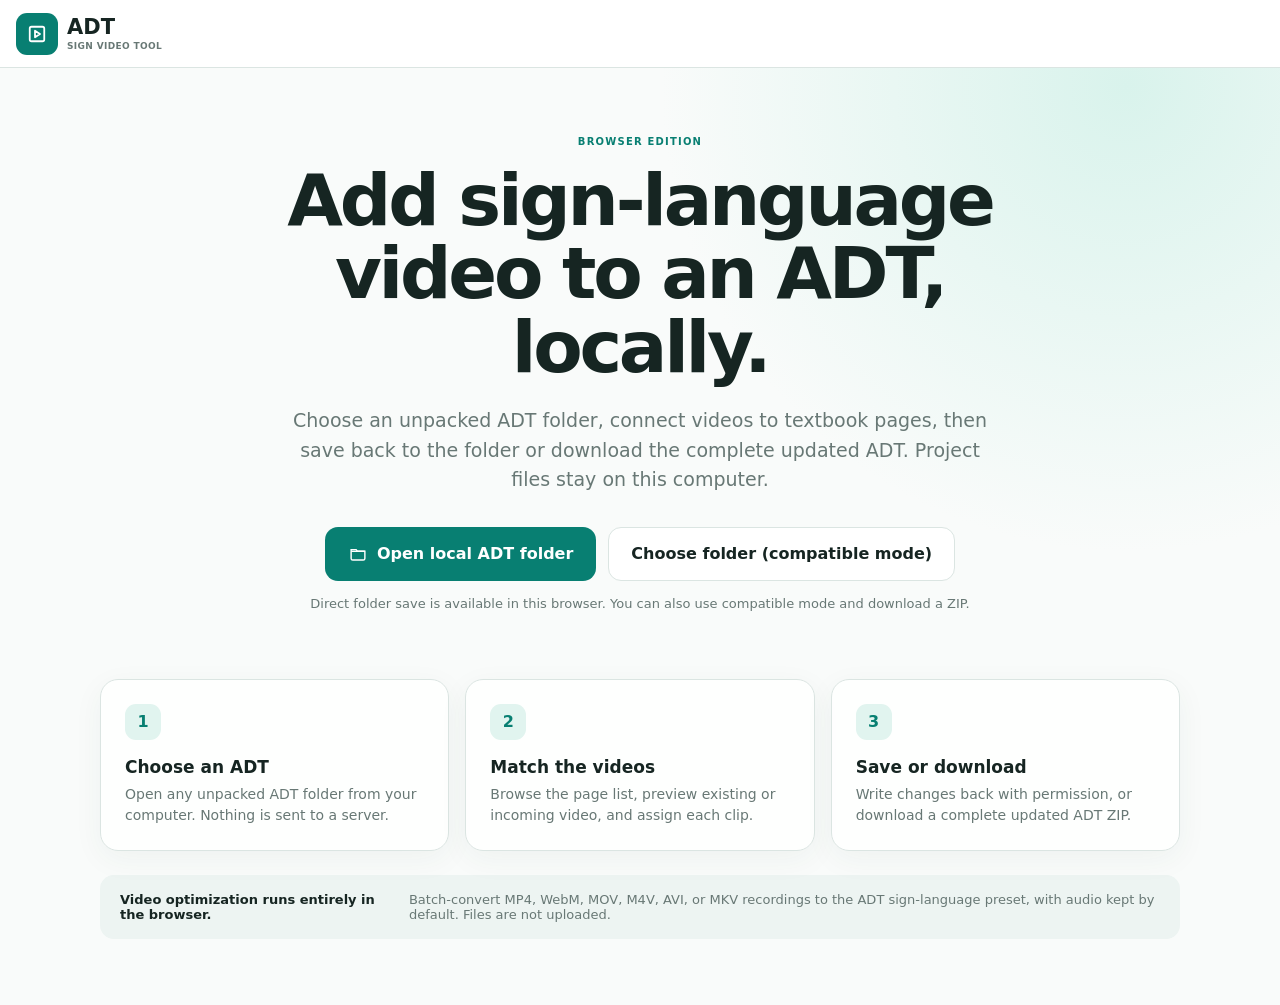
<file: docs/index.html>
<!doctype html>
<html lang="en">
<head>
  <meta charset="utf-8">
  <meta name="viewport" content="width=device-width, initial-scale=1">
  <meta name="theme-color" content="#087f72">
  <meta name="description" content="Add page-aligned sign-language video to an ADT without uploading project files.">
  <title>ADT Sign Video Tool</title>
  <link rel="icon" href="data:image/svg+xml,%3Csvg xmlns='http://www.w3.org/2000/svg' viewBox='0 0 64 64'%3E%3Crect width='64' height='64' rx='15' fill='%23087f72'/%3E%3Cpath d='M18 15h28a3 3 0 013 3v28a3 3 0 01-3 3H18a3 3 0 01-3-3V18a3 3 0 013-3Zm9 11v12l11-6-11-6Z' fill='none' stroke='white' stroke-width='4' stroke-linejoin='round'/%3E%3C/svg%3E">
  <link rel="stylesheet" href="./app.css">
</head>
<body>
  <header class="app-header">
    <a class="brand" href="#" id="brand-home" aria-label="ADT Sign Video Tool home">
      <span class="brand-mark" aria-hidden="true">
        <svg viewBox="0 0 24 24"><path d="M6.5 4.75h11A1.75 1.75 0 0 1 19.25 6.5v11a1.75 1.75 0 0 1-1.75 1.75h-11a1.75 1.75 0 0 1-1.75-1.75v-11A1.75 1.75 0 0 1 6.5 4.75Z"/><path d="m10 8.75 5 3.25-5 3.25v-6.5Z"/></svg>
      </span>
      <span><strong>ADT</strong><small>Sign Video Tool</small></span>
    </a>
    <div class="project-heading hidden" id="project-heading">
      <span>Current textbook</span>
      <strong id="project-title">Untitled ADT</strong>
      <small id="project-location">Local project</small>
    </div>
    <div class="header-actions hidden" id="header-actions">
      <button class="button secondary" id="change-project">Change project</button>
      <button class="button secondary" id="save-project">Save to folder</button>
      <button class="button primary" id="download-project">Download ADT ZIP</button>
    </div>
  </header>

  <main>
    <section class="home-view" id="home-view">
      <div class="home-hero">
        <div class="eyebrow">Browser edition</div>
        <h1>Add sign-language video to an ADT, locally.</h1>
        <p>Choose an unpacked ADT folder, connect videos to textbook pages, then save back to the folder or download the complete updated ADT. Project files stay on this computer.</p>
        <div class="home-actions">
          <button class="button primary large" id="open-local-folder">
            <svg viewBox="0 0 24 24" aria-hidden="true"><path d="M3.75 6.75h6l1.5 2h9v8.5a2 2 0 0 1-2 2H5.75a2 2 0 0 1-2-2V6.75Z"/><path d="M3.75 8.75h16.5"/></svg>
            Open local ADT folder
          </button>
          <label class="button secondary large" for="folder-fallback" id="fallback-label">
            Choose folder (compatible mode)
          </label>
          <input id="folder-fallback" type="file" webkitdirectory multiple hidden>
        </div>
        <p class="compatibility" id="compatibility-note"></p>
      </div>

      <div class="home-features" aria-label="How it works">
        <article><span class="feature-icon">1</span><h2>Choose an ADT</h2><p>Open any unpacked ADT folder from your computer. Nothing is sent to a server.</p></article>
        <article><span class="feature-icon">2</span><h2>Match the videos</h2><p>Browse the page list, preview existing or incoming video, and assign each clip.</p></article>
        <article><span class="feature-icon">3</span><h2>Save or download</h2><p>Write changes back with permission, or download a complete updated ADT ZIP.</p></article>
      </div>

      <aside class="browser-boundary">
        <strong>Video optimization runs entirely in the browser.</strong>
        <span>Batch-convert MP4, WebM, MOV, M4V, AVI, or MKV recordings to the ADT sign-language preset, with audio kept by default. Files are not uploaded.</span>
      </aside>
    </section>

    <section class="workspace hidden" id="workspace-view">
      <aside class="page-panel">
        <div class="panel-heading">
          <div><span class="eyebrow">ADT structure</span><h2>Page–video map</h2></div>
          <span class="count" id="page-count">0</span>
        </div>
        <p class="panel-summary" id="page-summary"></p>
        <div class="segmented" id="page-filters" role="group" aria-label="Filter pages">
          <button class="active" data-filter="all">All</button>
          <button data-filter="linked">In ADT</button>
          <button data-filter="incoming">Incoming</button>
          <button data-filter="missing">Missing</button>
        </div>
        <label class="search-field"><span aria-hidden="true">⌕</span><input id="page-search" type="search" placeholder="Find a page or video…"></label>
        <div class="page-list" id="page-list"></div>
      </aside>

      <section class="review-panel">
        <div class="review-heading">
          <div><h1 id="selected-page-title">Choose a page</h1><p id="selected-page-meta"></p></div>
        </div>
        <div class="page-preview">
          <iframe id="adt-reader-frame" title="ADT Reader preview" allow="autoplay" loading="eager"></iframe>
          <div class="reader-state" id="reader-state"><span class="spinner"></span><strong>Opening the ADT Reader…</strong><small>Reader controls, languages, text-to-speech, and sign language will appear here.</small></div>
        </div>
      </section>

      <aside class="media-panel" id="media-panel">
        <section class="video-preview-card">
          <div class="video-preview-heading">
            <div><span class="status-chip" id="preview-status">No video</span><strong id="preview-name">Choose a video below</strong></div>
            <span id="preview-duration">—</span>
          </div>
          <div class="video-stage" id="video-stage">
            <video id="video-player" controls playsinline></video>
            <div class="video-empty" id="video-empty"><span>▶</span><p id="video-empty-text">Select an existing or incoming video to preview it.</p></div>
          </div>
        </section>

        <section class="media-browser">
          <div class="media-browser-heading">
            <div><strong>Project media</strong><small id="media-summary"></small></div>
            <div class="media-heading-actions">
              <button class="icon-button danger" id="delete-all-videos" title="Delete all videos" aria-label="Delete all videos"><svg viewBox="0 0 24 24" aria-hidden="true"><path d="M4 7h16M9 7V4h6v3m3 0-1 13H7L6 7m4 4v5m4-5v5"/></svg></button>
              <span class="count" id="media-count">0</span>
            </div>
          </div>
          <div class="media-actions">
            <label class="button primary" for="add-videos">Add videos</label>
            <label class="button secondary" for="add-video-folder">Add folder + auto-assign</label>
            <button class="button secondary" id="auto-assign-all">Auto-assign all</button>
            <input id="add-videos" type="file" accept="video/*,.mp4,.webm,.mov,.m4v,.avi,.mkv" multiple hidden>
            <input id="add-video-folder" type="file" accept="video/*,.mp4,.webm,.mov,.m4v,.avi,.mkv" webkitdirectory multiple hidden>
          </div>
          <div class="segmented" id="media-filters" role="group" aria-label="Filter videos">
            <button class="active" data-filter="all">All</button>
            <button data-filter="incoming">Incoming</button>
            <button data-filter="existing">In ADT</button>
          </div>
          <div class="media-list" id="incoming-media-list"></div>
          <details class="optimizer-panel collapsible-panel" id="optimizer-panel" open>
            <summary class="optimizer-heading">
              <div><span class="optimizer-icon" aria-hidden="true">↯</span><div><strong id="optimizer-title">Optimize video</strong><small>H.264 MP4 · max 960 px · 30 fps</small></div></div>
              <span class="collapsible-meta"><span class="engine-state" id="engine-state">Loads when needed</span><span class="disclosure" aria-hidden="true">⌄</span></span>
            </summary>
            <div class="collapsible-content">
              <fieldset>
                <legend>Audio in optimized videos</legend>
                <label><input type="radio" name="optimize-audio" value="keep" checked><span><strong>Keep audio</strong><small>Recommended for voice-over</small></span></label>
                <label><input type="radio" name="optimize-audio" value="remove"><span><strong>Remove audio</strong><small>Video only</small></span></label>
              </fieldset>
              <div class="optimizer-actions">
                <button class="button secondary" id="optimize-selected">Optimize selected</button>
                <button class="button primary" id="optimize-all">Optimize all incoming</button>
              </div>
              <div class="batch-progress hidden" id="batch-progress">
                <div><strong id="batch-progress-title">Preparing optimizer…</strong><span id="batch-progress-value">0%</span></div>
                <span class="progress-track"><span id="batch-progress-bar"></span></span>
                <small id="batch-progress-detail">The first run downloads the local video engine.</small>
              </div>
            </div>
          </details>
          <div class="media-list" id="existing-media-list"></div>
          <p class="panel-summary hidden" id="media-empty">No videos in this view.</p>
        </section>

        <details class="clip-editor collapsible-panel" id="clip-editor" open>
          <summary class="editor-heading"><div><span class="eyebrow">Selected video &amp; page</span><h3 id="editor-name">No video selected</h3></div><span class="disclosure" aria-hidden="true">⌄</span></summary>
          <div class="collapsible-content">
            <div class="assignment-context" id="assignment-context">Select a page on the left, then choose an incoming video.</div>
            <div id="assignment-fields">
              <label>Page for this video<select id="assignment-select"><option value="">Leave unassigned</option></select></label>
              <button class="button primary full" id="assignment-action">Assign selected video to page</button>
              <p class="editor-help" id="editor-help">The page selected on the left will be preselected here.</p>
            </div>
            <div class="assignment-notice hidden" id="assignment-notice">
              <strong id="assignment-notice-title">Already in the ADT</strong>
              <p id="assignment-notice-text"></p>
            </div>
            <div class="assignment-summary" id="assignment-summary">No staged video assignments.</div>
            <div class="language-box" id="language-box"><strong>Copy to languages</strong><div id="language-options"></div></div>
          </div>
        </details>
      </aside>
    </section>
  </main>

  <dialog id="media-info-dialog">
    <form method="dialog" class="dialog-card">
      <div class="dialog-heading"><div><span class="eyebrow">Media information</span><h2 id="info-title">Video details</h2></div><button class="icon-button" value="cancel" aria-label="Close">×</button></div>
      <dl id="media-info"></dl>
    </form>
  </dialog>

  <div class="toast-region" id="toast-region" aria-live="polite"></div>
  <div class="busy hidden" id="busy-overlay" role="status" aria-live="polite">
    <div><span class="spinner"></span><strong id="busy-title">Opening project…</strong><p id="busy-detail">Reading local files</p></div>
  </div>

  <script>
    if (location.protocol === 'file:') {
      document.querySelector('main').innerHTML = `
        <section class="file-launch-warning">
          <div class="brand-mark" aria-hidden="true">
            <svg viewBox="0 0 24 24"><path d="M6.5 4.75h11A1.75 1.75 0 0 1 19.25 6.5v11a1.75 1.75 0 0 1-1.75 1.75h-11a1.75 1.75 0 0 1-1.75-1.75v-11A1.75 1.75 0 0 1 6.5 4.75Z"/><path d="m10 8.75 5 3.25-5 3.25v-6.5Z"/></svg>
          </div>
          <div class="eyebrow">One more step</div>
          <h1>Launch the browser tool first</h1>
          <p>Chrome cannot run the video optimizer when this HTML file is opened directly. Close this tab, then double-click:</p>
          <div class="launcher-name">Open ADT Sign Video Tool.command</div>
          <p class="launcher-help">Keep the Terminal window open while you use the tool. The launcher will open the correct local web address automatically.</p>
        </section>`;
      document.querySelector('.project-heading')?.classList.add('hidden');
      document.querySelector('.header-actions')?.classList.add('hidden');
    } else {
      const application = document.createElement('script');
      application.type = 'module';
      application.src = './app.js';
      document.body.append(application);
    }
  </script>
</body>
</html>
</file>
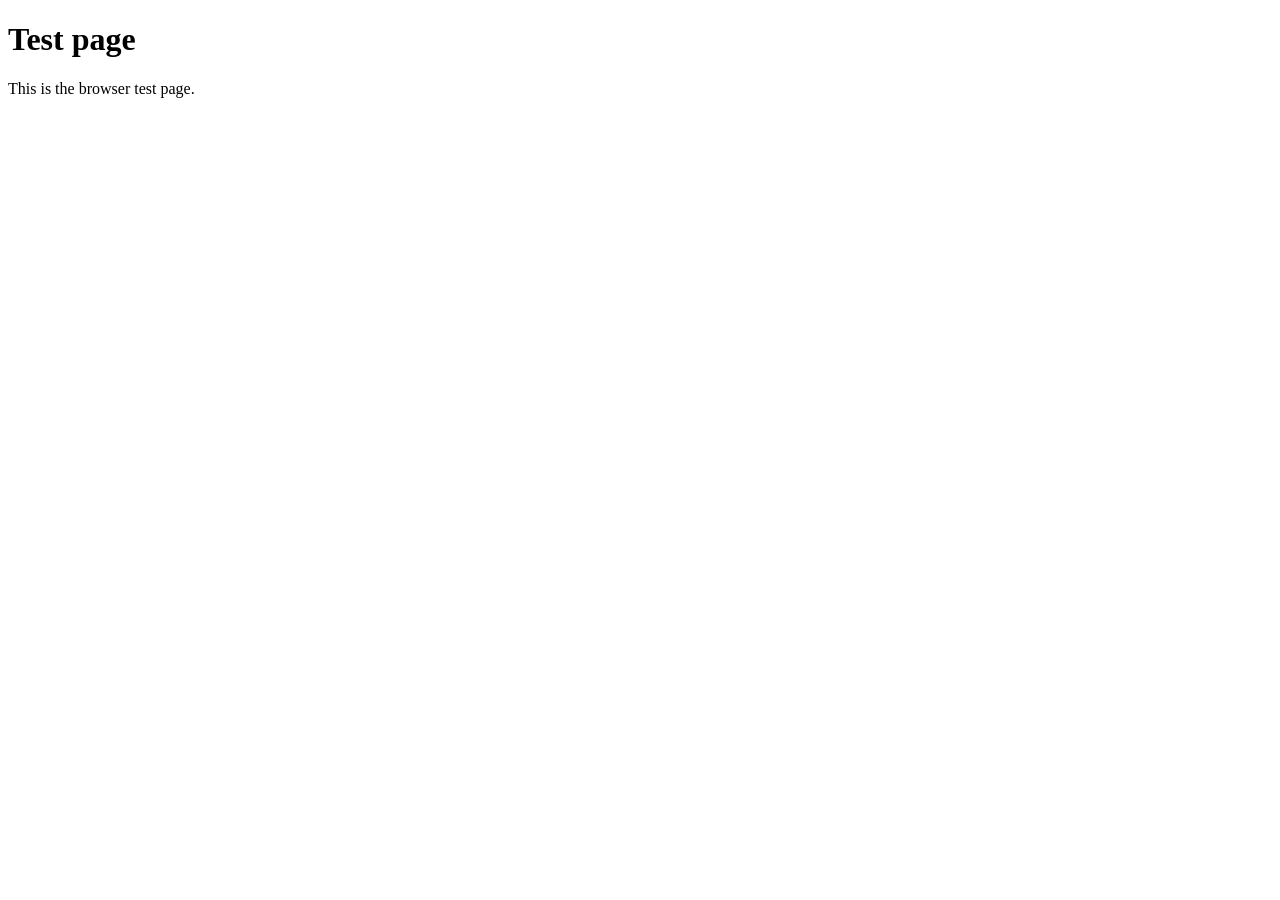
<file: tests/fixtures/browser-adt/index.html>
<!doctype html>
<html lang="en"><head><meta charset="utf-8"><title>Browser Test ADT</title></head>
<body><main><h1 data-id="pg001_n0001">Test page</h1><p><span data-id="pg001_n0002">This is the browser test page.</span></p></main></body></html>
</file>
<file: docs/app.css>
:root {
  color-scheme: light;
  --ink: #162522;
  --muted: #687875;
  --line: #dbe5e2;
  --soft: #f2f6f4;
  --green: #087f72;
  --green-dark: #05685e;
  --green-soft: #e1f4ef;
  --amber: #d89016;
  --amber-soft: #fff2d1;
  --red: #b33c3c;
  --red-soft: #fde9e7;
  --shadow: 0 16px 45px rgba(23, 52, 47, .12);
  --header-height: 68px;
  font-family: Inter, ui-sans-serif, system-ui, -apple-system, BlinkMacSystemFont, "Segoe UI", sans-serif;
}

* { box-sizing: border-box; }
html, body { min-height: 100%; }
body { margin: 0; background: #f7f9f8; color: var(--ink); }
button, input, select { font: inherit; }
button, label[for] { -webkit-tap-highlight-color: transparent; }
.hidden { display: none !important; }

.app-header {
  min-height: var(--header-height); padding: 7px 16px; background: #fff; border-bottom: 1px solid var(--line);
  display: grid; grid-template-columns: 240px minmax(220px, 1fr) auto; align-items: center; gap: 16px;
  position: relative; z-index: 4;
}
.brand { display: flex; gap: 9px; align-items: center; color: inherit; text-decoration: none; width: fit-content; }
.brand-mark { width: 42px; height: 42px; border-radius: 11px; display: grid; place-items: center; background: var(--green); }
.brand-mark svg { width: 24px; fill: none; stroke: #fff; stroke-width: 1.8; stroke-linejoin: round; }
.brand strong { display: block; font-size: 21px; line-height: 1; }
.brand small { display: block; margin-top: 3px; color: var(--muted); font-size: 9px; font-weight: 750; letter-spacing: .04em; text-transform: uppercase; }
.project-heading { min-width: 0; }
.project-heading span, .eyebrow { display: block; color: var(--green); font-size: 10px; line-height: 1.2; font-weight: 850; letter-spacing: .12em; text-transform: uppercase; }
.project-heading strong { display: block; font-size: 17px; margin-top: 2px; overflow: hidden; text-overflow: ellipsis; white-space: nowrap; }
.project-heading small { display: block; color: var(--muted); font-size: 10px; margin-top: 2px; overflow: hidden; text-overflow: ellipsis; white-space: nowrap; }
.header-actions { display: flex; gap: 7px; justify-content: flex-end; }
.header-actions .button { min-height: 34px; padding: 0 11px; border-radius: 9px; font-size: 11px; }

.button { min-height: 42px; border: 1px solid transparent; border-radius: 11px; padding: 0 16px; display: inline-flex; align-items: center; justify-content: center; gap: 9px; cursor: pointer; font-weight: 780; text-decoration: none; white-space: nowrap; }
.button svg { width: 20px; fill: none; stroke: currentColor; stroke-width: 1.7; }
.button.primary { background: var(--green); color: #fff; }
.button.primary:hover { background: var(--green-dark); }
.button.secondary { background: #fff; color: var(--ink); border-color: var(--line); }
.button.secondary:hover { border-color: #a9bbb7; background: var(--soft); }
.button.large { min-height: 54px; padding: 0 22px; border-radius: 13px; font-size: 16px; }
.button.full { width: 100%; margin-top: 15px; }
.button:disabled { opacity: .45; cursor: not-allowed; }

.home-view { min-height: calc(100vh - var(--header-height)); padding: 68px max(28px, 7vw) 50px; background: radial-gradient(circle at 88% 2%, #d9f3ec 0, transparent 32%), #f9fbfa; }
.home-hero { max-width: 810px; margin: 0 auto; text-align: center; }
.home-hero .eyebrow { margin-bottom: 16px; }
.home-hero h1 { margin: 0; font-size: clamp(42px, 6vw, 72px); line-height: 1.02; letter-spacing: -.045em; }
.home-hero > p { max-width: 700px; margin: 22px auto 0; color: var(--muted); font-size: 19px; line-height: 1.55; }
.home-actions { margin-top: 32px; display: flex; gap: 12px; justify-content: center; flex-wrap: wrap; }
.home-hero .compatibility { margin-top: 13px; font-size: 13px; color: var(--muted); }
.home-features { max-width: 1080px; margin: 65px auto 24px; display: grid; grid-template-columns: repeat(3, 1fr); gap: 16px; }
.home-features article { background: rgba(255,255,255,.9); border: 1px solid var(--line); border-radius: 18px; padding: 24px; box-shadow: 0 8px 30px rgba(34, 70, 63, .05); }
.home-features h2 { font-size: 17px; margin: 17px 0 7px; }
.home-features p { color: var(--muted); line-height: 1.5; margin: 0; font-size: 14px; }
.feature-icon { width: 36px; height: 36px; display: grid; place-items: center; border-radius: 11px; background: var(--green-soft); color: var(--green); font-weight: 850; }
.browser-boundary { max-width: 1080px; margin: 16px auto; padding: 17px 20px; border-radius: 14px; background: #edf4f2; display: flex; align-items: baseline; gap: 12px; font-size: 13px; }
.browser-boundary span { color: var(--muted); }
.file-launch-warning { min-height: calc(100vh - var(--header-height)); padding: 70px 24px; display: flex; flex-direction: column; align-items: center; justify-content: center; text-align: center; background: radial-gradient(circle at 70% 0, #d9f3ec 0, transparent 38%), #f9fbfa; }
.file-launch-warning .brand-mark { width: 64px; height: 64px; margin-bottom: 22px; }
.file-launch-warning .eyebrow { margin-bottom: 12px; }
.file-launch-warning h1 { margin: 0; font-size: clamp(36px, 6vw, 62px); letter-spacing: -.04em; }
.file-launch-warning p { max-width: 610px; margin: 18px 0 0; color: var(--muted); font-size: 17px; line-height: 1.55; }
.file-launch-warning .launcher-name { margin-top: 24px; padding: 15px 20px; border: 1px solid #acd9d0; border-radius: 12px; background: var(--green-soft); color: var(--green-dark); font: 800 15px ui-monospace, SFMono-Regular, Menlo, monospace; }
.file-launch-warning .launcher-help { font-size: 13px; }

.workspace { height: calc(100vh - var(--header-height)); display: grid; grid-template-columns: minmax(290px, 22%) minmax(480px, 1fr) minmax(390px, 29%); overflow: hidden; }
.page-panel, .review-panel, .media-panel { min-height: 0; }
.page-panel, .media-panel { background: #fff; }
.page-panel { padding: 24px 16px 0; border-right: 1px solid var(--line); display: flex; flex-direction: column; }
.review-panel { padding: 25px 26px; background: var(--soft); overflow: auto; }
.media-panel { border-left: 1px solid var(--line); overflow-y: auto; padding: 10px 12px 24px; scroll-padding-top: 8px; }
.panel-heading { display: flex; align-items: center; justify-content: space-between; gap: 15px; padding: 0 5px; }
.panel-heading h2, .review-heading h1 { margin: 5px 0 0; font-size: 23px; letter-spacing: -.025em; }
.panel-heading.compact h2 { font-size: 21px; }
.count { min-width: 34px; height: 34px; padding: 0 9px; display: grid; place-items: center; border-radius: 20px; background: var(--green-soft); color: var(--green); font-weight: 850; }
.panel-summary { color: var(--muted); font-size: 12px; margin: 8px 5px 13px; }
.segmented { padding: 4px; border-radius: 10px; background: #f0f3f2; display: grid; grid-auto-flow: column; grid-auto-columns: 1fr; gap: 2px; }
.segmented button { border: 0; border-radius: 7px; min-height: 34px; padding: 0 6px; background: transparent; color: #5f706d; font-size: 11px; font-weight: 800; cursor: pointer; }
.segmented button.active { background: #fff; color: var(--green); box-shadow: 0 2px 7px rgba(27, 57, 51, .09); }
.search-field { margin: 13px 0 9px; border-radius: 10px; background: var(--soft); min-height: 45px; padding: 0 13px; display: flex; align-items: center; gap: 9px; color: var(--muted); }
.search-field input { width: 100%; min-width: 0; border: 0; outline: 0; background: transparent; color: var(--ink); }
.page-list { overflow-y: auto; padding: 1px 0 25px; }
.page-row { width: 100%; border: 1px solid transparent; background: transparent; border-radius: 12px; display: grid; grid-template-columns: 41px 1fr; gap: 11px; padding: 10px 9px; text-align: left; cursor: pointer; color: inherit; }
.page-row:hover { background: var(--soft); }
.page-row.active { border-color: #adddd3; background: var(--green-soft); }
.page-number { width: 38px; height: 38px; border-radius: 10px; display: grid; place-items: center; background: #f1f4f3; font-weight: 850; color: #61716e; }
.page-row.active .page-number { background: var(--green); color: #fff; }
.page-row-main { min-width: 0; }
.page-row-main strong { display: block; line-height: 1.3; white-space: nowrap; overflow: hidden; text-overflow: ellipsis; font-size: 13px; }
.page-row-main small { display: block; color: var(--muted); font-family: ui-monospace, SFMono-Regular, Menlo, monospace; font-size: 10px; margin-top: 4px; white-space: nowrap; overflow: hidden; text-overflow: ellipsis; }
.page-row-status { margin-top: 6px; display: flex; align-items: center; gap: 6px; min-width: 0; }
.page-row-status span:last-child { color: #58706b; font-size: 10px; white-space: nowrap; overflow: hidden; text-overflow: ellipsis; }

.review-heading { display: flex; align-items: end; justify-content: space-between; gap: 20px; margin-bottom: 15px; }
.review-heading h1 { margin-top: 0; }
.review-heading p { color: var(--muted); margin: 4px 0 0; font-size: 13px; }
.page-preview { height: calc(100vh - 145px); min-height: 560px; position: relative; border: 1px solid var(--line); border-radius: 17px; background: #fff; box-shadow: 0 6px 22px rgba(29, 55, 49, .05); overflow: hidden; }
.page-preview iframe { width: 100%; height: 100%; border: 0; background: #f5f7f6; display: block; }
.reader-sign-bridge-hit { position: absolute; z-index: 4; margin: 0; padding: 0; border: 0; border-radius: 12px; background: transparent; color: transparent; cursor: pointer; }
.reader-sign-bridge-hit:focus-visible { outline: 3px solid var(--teal); outline-offset: 2px; }
.reader-state { position: absolute; inset: 0; z-index: 2; display: grid; place-content: center; justify-items: center; gap: 9px; padding: 30px; background: #fff; text-align: center; color: var(--muted); }
.reader-state strong { color: var(--ink); }
.reader-state small { max-width: 360px; line-height: 1.45; }
.reader-state.ready { display: none; }
.reader-state.error .spinner { display: none; }
.reader-state.error strong { color: var(--red); }

.video-preview-card { position: sticky; top: 8px; z-index: 5; width: 100%; margin-left: auto; border: 1px solid #cfdcd9; border-radius: 15px; overflow: hidden; background: #101b19; box-shadow: 0 7px 20px rgba(24, 51, 46, .08); transform: scale(1); transform-origin: top right; transition: transform .18s ease, box-shadow .18s ease; }
.video-preview-heading { min-height: 60px; padding: 10px 13px; background: #fff; display: flex; justify-content: space-between; align-items: center; gap: 12px; }
.video-preview-heading div { min-width: 0; }
.video-preview-heading strong { display: block; margin-top: 4px; white-space: nowrap; overflow: hidden; text-overflow: ellipsis; font-size: 13px; }
.video-preview-heading > span { background: #18302b; color: #fff; border-radius: 7px; padding: 6px 8px; font: 700 11px ui-monospace, monospace; }
.video-stage { aspect-ratio: 16 / 9; position: relative; background: #0b1513; display: grid; place-items: center; }
.video-stage video { width: 100%; height: 100%; object-fit: contain; display: none; }
.video-stage video.ready { display: block; }
.video-empty { position: absolute; inset: 0; display: grid; place-content: center; justify-items: center; padding: 25px; text-align: center; color: #b7c8c4; }
.video-empty span { width: 48px; height: 48px; display: grid; place-items: center; border: 1px solid #50645f; border-radius: 50%; }
.video-empty p { max-width: 240px; font-size: 12px; line-height: 1.45; }
.media-panel.video-pip .video-preview-card { transform: scale(.62); box-shadow: 0 12px 32px rgba(17, 42, 37, .24); }
.media-panel.video-pip .video-preview-heading { min-height: 42px; padding: 6px 9px; }
.media-panel.video-pip .video-preview-heading strong { margin-top: 2px; font-size: 10px; }
.media-panel.video-pip .video-preview-heading > span { padding: 4px 6px; font-size: 9px; }
.media-panel.video-pip .status-chip { min-height: 16px; padding: 1px 5px; font-size: 7px; }
.media-browser { margin-top: 10px; }
.media-browser-heading { min-height: 32px; padding: 0 3px; display: flex; align-items: center; justify-content: space-between; gap: 10px; }
.media-browser-heading strong { display: block; font-size: 13px; }
.media-browser-heading small { display: block; margin-top: 2px; color: var(--muted); font-size: 9px; }
.media-browser-heading .count { min-width: 26px; height: 26px; padding: 0 7px; font-size: 11px; }
.media-heading-actions { display: flex; align-items: center; gap: 6px; }
.media-heading-actions .icon-button { width: 26px; height: 26px; font-size: 12px; }
.media-actions { display: grid; grid-template-columns: 1fr 1.45fr; gap: 6px; margin: 6px 0; }
.media-actions .button { min-height: 31px; flex: 1; padding: 0 8px; border-radius: 8px; font-size: 10px; }
.media-actions #auto-assign-all { grid-column: 1 / -1; }
.media-browser > .segmented { padding: 3px; }
.media-browser > .segmented button { min-height: 29px; font-size: 10px; }
.collapsible-panel > summary { list-style: none; cursor: pointer; user-select: none; }
.collapsible-panel > summary::-webkit-details-marker, .media-group > summary::-webkit-details-marker { display: none; }
.disclosure { display: inline-grid; place-items: center; color: #687a76; font-size: 16px; transition: transform .15s ease; }
.collapsible-panel:not([open]) .disclosure, .media-group:not([open]) .disclosure { transform: rotate(-90deg); }
.collapsible-meta { display: flex; align-items: center; gap: 7px; }
.optimizer-panel { margin: 8px 0 0; border: 1px solid #cfe1dd; border-radius: 12px; background: #f6fbf9; overflow: hidden; }
.optimizer-heading { padding: 12px; display: flex; align-items: start; justify-content: space-between; gap: 8px; }
.optimizer-heading > div { display: flex; align-items: center; gap: 8px; min-width: 0; }
.optimizer-heading strong { display: block; font-size: 12px; }
.optimizer-heading small { display: block; margin-top: 2px; color: var(--muted); font-size: 9px; }
.optimizer-icon { width: 27px; height: 27px; flex: 0 0 auto; border-radius: 8px; display: grid; place-items: center; background: var(--green); color: #fff; font-weight: 900; }
.engine-state { flex: 0 0 auto; border-radius: 12px; padding: 4px 7px; background: #e8eeec; color: #61716e; font-size: 8px; font-weight: 800; }
.engine-state.ready { background: #d8f3e7; color: #13704f; }
.engine-state.loading { background: var(--amber-soft); color: #8e5c0d; }
.engine-state.error { background: var(--red-soft); color: var(--red); }
.optimizer-panel > .collapsible-content { padding: 0 12px 12px; }
.optimizer-panel fieldset { border: 0; margin: 11px 0; padding: 0; display: grid; grid-template-columns: 1fr 1fr; gap: 7px; }
.optimizer-panel legend { width: 100%; margin-bottom: 6px; color: #556965; font-size: 9px; font-weight: 800; }
.optimizer-panel fieldset label { min-width: 0; padding: 8px; border: 1px solid var(--line); border-radius: 9px; background: #fff; display: flex; align-items: start; gap: 6px; cursor: pointer; }
.optimizer-panel fieldset input { margin: 2px 0 0; accent-color: var(--green); }
.optimizer-panel fieldset strong { font-size: 10px; }
.optimizer-panel fieldset small { display: block; color: var(--muted); font-size: 8px; margin-top: 2px; }
.optimizer-actions { display: grid; grid-template-columns: 1fr 1.2fr; gap: 7px; }
.optimizer-actions .button { min-height: 36px; padding: 0 8px; font-size: 10px; }
.batch-progress { margin-top: 11px; }
.batch-progress > div { display: flex; justify-content: space-between; gap: 8px; font-size: 9px; }
.batch-progress > small { display: block; margin-top: 5px; color: var(--muted); font-size: 8px; white-space: nowrap; overflow: hidden; text-overflow: ellipsis; }
.progress-track { height: 6px; margin-top: 6px; display: block; overflow: hidden; border-radius: 5px; background: #dce8e5; }
.progress-track > span { width: 0; height: 100%; display: block; border-radius: inherit; background: var(--green); transition: width .15s ease; }
.media-list { margin-top: 7px; display: flex; flex-direction: column; gap: 8px; }
.media-list:empty { margin-top: 0; }
.media-group { border: 1px solid var(--line); border-radius: 11px; overflow: hidden; background: #f8faf9; }
.media-group-title { min-height: 38px; padding: 0 10px; display: flex; align-items: center; justify-content: space-between; gap: 8px; color: var(--muted); font-size: 10px; font-weight: 850; letter-spacing: .1em; text-transform: uppercase; cursor: pointer; list-style: none; }
.media-group-content { padding: 0 7px 7px; display: flex; flex-direction: column; gap: 7px; }
.media-row { border: 1px solid var(--line); border-radius: 11px; padding: 10px; background: #fff; display: grid; grid-template-columns: 34px minmax(0, 1fr) auto; gap: 9px; align-items: center; cursor: pointer; }
.media-row:hover { border-color: #b3c8c3; }
.media-row.active { border-color: #86cfc1; background: var(--green-soft); }
.media-index { width: 31px; height: 31px; border-radius: 9px; display: grid; place-items: center; background: var(--amber-soft); color: #9b6610; font-weight: 850; font-size: 11px; }
.media-row.existing .media-index { background: var(--green-soft); color: var(--green); }
.media-main { min-width: 0; }
.media-main strong { display: block; white-space: nowrap; overflow: hidden; text-overflow: ellipsis; font-size: 12px; }
.media-main small { display: block; color: var(--muted); margin-top: 3px; white-space: nowrap; overflow: hidden; text-overflow: ellipsis; font-size: 10px; }
.media-facts { margin-top: 5px; display: flex; gap: 7px; color: #61726f; font-size: 9px; flex-wrap: wrap; }
.media-optimization { grid-column: 2 / 4; margin-top: -3px; }
.media-optimization small { display: flex; justify-content: space-between; gap: 8px; color: var(--muted); font-size: 8px; }
.media-optimization .progress-track { margin-top: 4px; height: 4px; }
.info-button, .icon-button { width: 30px; height: 30px; border: 1px solid var(--line); border-radius: 50%; display: grid; place-items: center; background: #fff; color: #52635f; cursor: pointer; font-weight: 850; }
.media-row-actions { display: flex; flex-direction: column; gap: 5px; }
.media-row-actions .icon-button { width: 27px; height: 27px; }
.icon-button svg { width: 13px; height: 13px; fill: none; stroke: currentColor; stroke-width: 1.8; stroke-linecap: round; stroke-linejoin: round; }
.icon-button.danger { color: var(--red); }
.icon-button.danger:hover { border-color: #e2aaa5; background: var(--red-soft); }
.status-chip { display: inline-flex; align-items: center; width: fit-content; min-height: 20px; border-radius: 8px; padding: 2px 7px; background: #edf1f0; color: #64726f; font-size: 9px; font-weight: 850; letter-spacing: .05em; text-transform: uppercase; }
.status-chip.existing, .status-chip.linked { background: #d8f3e7; color: #13704f; }
.status-chip.incoming { background: var(--amber-soft); color: #97620d; }
.status-chip.missing, .status-chip.unlinked { background: var(--red-soft); color: var(--red); }
.status-chip.optimized { background: #d8f3e7; color: #13704f; }
.status-chip.optimizing { background: #dcecfb; color: #24658e; }
.status-chip.pending { background: var(--amber-soft); color: #8e5c0d; }

.clip-editor { margin-top: 10px; border: 1px solid var(--line); border-radius: 12px; background: #fff; overflow: hidden; }
.editor-heading { min-height: 58px; padding: 11px 12px; display: flex; justify-content: space-between; gap: 10px; align-items: center; margin: 0; }
.editor-heading h3 { font-size: 14px; margin: 4px 0 0; max-width: 290px; overflow: hidden; text-overflow: ellipsis; white-space: nowrap; }
.clip-editor > .collapsible-content { padding: 0 12px 12px; }
.clip-editor label { display: block; font-size: 11px; font-weight: 800; }
.clip-editor select { display: block; width: 100%; min-height: 43px; margin-top: 7px; border: 1px solid #cbd9d6; border-radius: 9px; padding: 0 10px; background: #fff; color: var(--ink); }
.clip-editor select:disabled { background: #f4f6f5; color: #93a19e; }
.editor-help { color: var(--muted); font-size: 10px; line-height: 1.45; }
.assignment-context { margin-bottom: 11px; padding: 9px 10px; border-radius: 9px; background: var(--soft); color: #536763; font-size: 10px; line-height: 1.4; }
.assignment-notice { padding: 12px; border: 1px solid #b9ded6; border-radius: 10px; background: var(--green-soft); color: var(--green-dark); }
.assignment-notice strong { display: block; font-size: 12px; }
.assignment-notice p { margin: 5px 0 0; color: #47665f; font-size: 10px; line-height: 1.5; }
.assignment-summary { margin-top: 10px; padding: 9px 10px; border-radius: 9px; background: var(--green-soft); color: var(--green-dark); font-size: 10px; font-weight: 750; line-height: 1.4; }
.language-box { border-radius: 10px; padding: 11px; background: var(--soft); margin-top: 12px; }
.language-box strong { font-size: 11px; }
.language-box div { display: flex; flex-wrap: wrap; gap: 10px; margin-top: 8px; }
.language-box label { color: #536763; font-size: 11px; display: flex; gap: 5px; align-items: center; }

dialog { border: 0; padding: 0; border-radius: 17px; box-shadow: var(--shadow); width: min(620px, calc(100vw - 32px)); }
dialog::backdrop { background: rgba(5, 20, 17, .5); backdrop-filter: blur(3px); }
.dialog-card { padding: 24px; }
.dialog-heading { display: flex; justify-content: space-between; gap: 20px; }
.dialog-heading h2 { margin: 4px 0 0; }
.dialog-card dl { display: grid; grid-template-columns: 150px 1fr; gap: 0; margin: 20px 0 0; border: 1px solid var(--line); border-radius: 12px; overflow: hidden; }
.dialog-card dt, .dialog-card dd { margin: 0; padding: 10px 12px; border-bottom: 1px solid var(--line); font-size: 12px; overflow-wrap: anywhere; }
.dialog-card dt { background: var(--soft); color: var(--muted); font-weight: 750; }
.dialog-card dt:last-of-type, .dialog-card dd:last-of-type { border-bottom: 0; }

.toast-region { position: fixed; z-index: 20; right: 18px; bottom: 18px; display: flex; flex-direction: column; gap: 9px; pointer-events: none; }
.toast { max-width: 390px; background: #17342e; color: #fff; padding: 13px 16px; border-radius: 11px; box-shadow: var(--shadow); font-size: 13px; animation: toast-in .2s ease-out; }
.toast.error { background: #8b2929; }
@keyframes toast-in { from { transform: translateY(10px); opacity: 0; } }
.busy { position: fixed; inset: 0; z-index: 30; background: rgba(247, 250, 249, .88); backdrop-filter: blur(4px); display: grid; place-items: center; }
.busy > div { width: min(410px, calc(100vw - 40px)); background: #fff; border: 1px solid var(--line); border-radius: 17px; padding: 29px; box-shadow: var(--shadow); text-align: center; }
.busy strong { display: block; margin-top: 15px; }
.busy p { color: var(--muted); font-size: 12px; margin: 7px 0 0; }
.spinner { width: 34px; height: 34px; display: inline-block; border: 3px solid #cce7e1; border-top-color: var(--green); border-radius: 50%; animation: spin .8s linear infinite; }
@keyframes spin { to { transform: rotate(360deg); } }

@media (max-width: 1180px) {
  .app-header { grid-template-columns: 210px minmax(180px, 1fr) auto; }
  .workspace { grid-template-columns: 280px minmax(430px, 1fr) 365px; }
}
@media (max-width: 900px) {
  .app-header { grid-template-columns: 1fr auto; }
  .project-heading { display: none !important; }
  .header-actions { grid-column: 1 / -1; }
  .workspace { height: auto; min-height: calc(100vh - var(--header-height)); grid-template-columns: 1fr; overflow: visible; }
  .page-panel { max-height: 520px; }
  .review-panel { order: 2; }
  .media-panel { order: 1; border-left: 0; border-bottom: 1px solid var(--line); }
  .video-preview-card { position: relative; top: auto; }
  .media-panel.video-pip .video-preview-card { transform: none; }
  .page-preview { min-height: 650px; }
  .home-features { grid-template-columns: 1fr; }
  .browser-boundary { display: block; }
  .browser-boundary span { display: block; margin-top: 6px; }
}
@media (max-width: 590px) {
  .app-header { padding: 12px 14px; }
  .brand-mark { width: 44px; height: 44px; }
  .brand strong { font-size: 20px; }
  .brand small { font-size: 9px; }
  .header-actions { overflow-x: auto; justify-content: start; }
  .home-view { padding: 46px 18px 35px; }
  .home-hero h1 { font-size: 42px; }
  .home-hero > p { font-size: 16px; }
  .home-actions { display: grid; }
  .review-panel { padding: 18px 12px; }
  .review-heading { align-items: start; flex-direction: column; }
}
</file>
